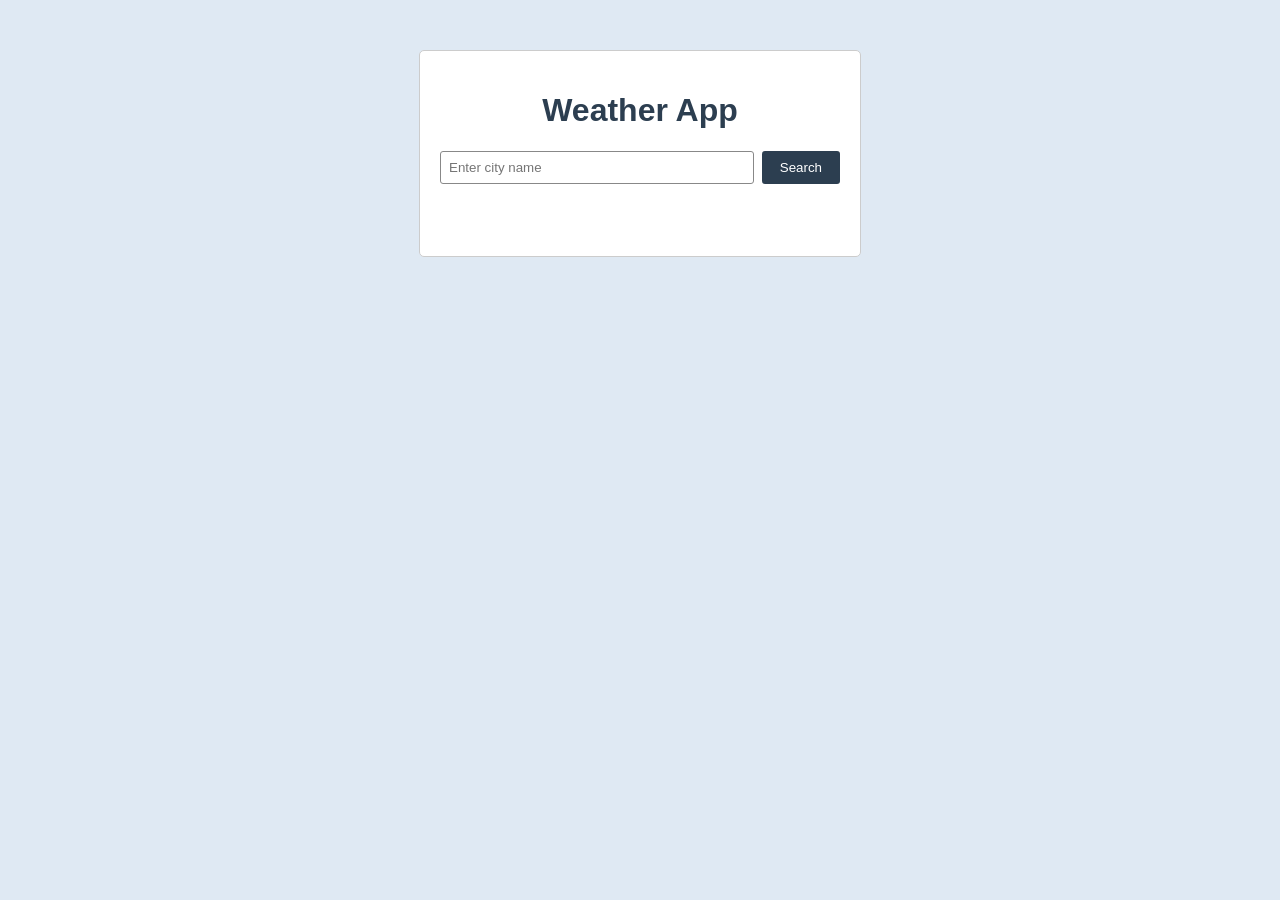
<file: Downloads/exp5-weather-app/exp5-weather-app/index.html>
<!DOCTYPE html>
<html lang="en">
<head>
  <meta charset="UTF-8">
  <meta name="viewport" content="width=device-width, initial-scale=1.0">
  <title>Weather App</title>
  <link rel="stylesheet" href="style.css">
</head>
<body>
  <div class="container">
    <h1>Weather App</h1>

    <div class="search-area">
      <input type="text" id="cityInput" placeholder="Enter city name">
      <button id="searchBtn">Search</button>
    </div>

    <p id="message"></p>

    <div id="weatherBox" class="hidden">
      <h2 id="cityName"></h2>
      <p id="description"></p>
      <p id="temperature"></p>
      <div class="details">
        <p>Feels like: <span id="feelsLike"></span></p>
        <p>Humidity: <span id="humidity"></span></p>
        <p>Wind speed: <span id="wind"></span></p>
      </div>
    </div>
  </div>

  <script src="script.js"></script>
</body>
</html>
</file>
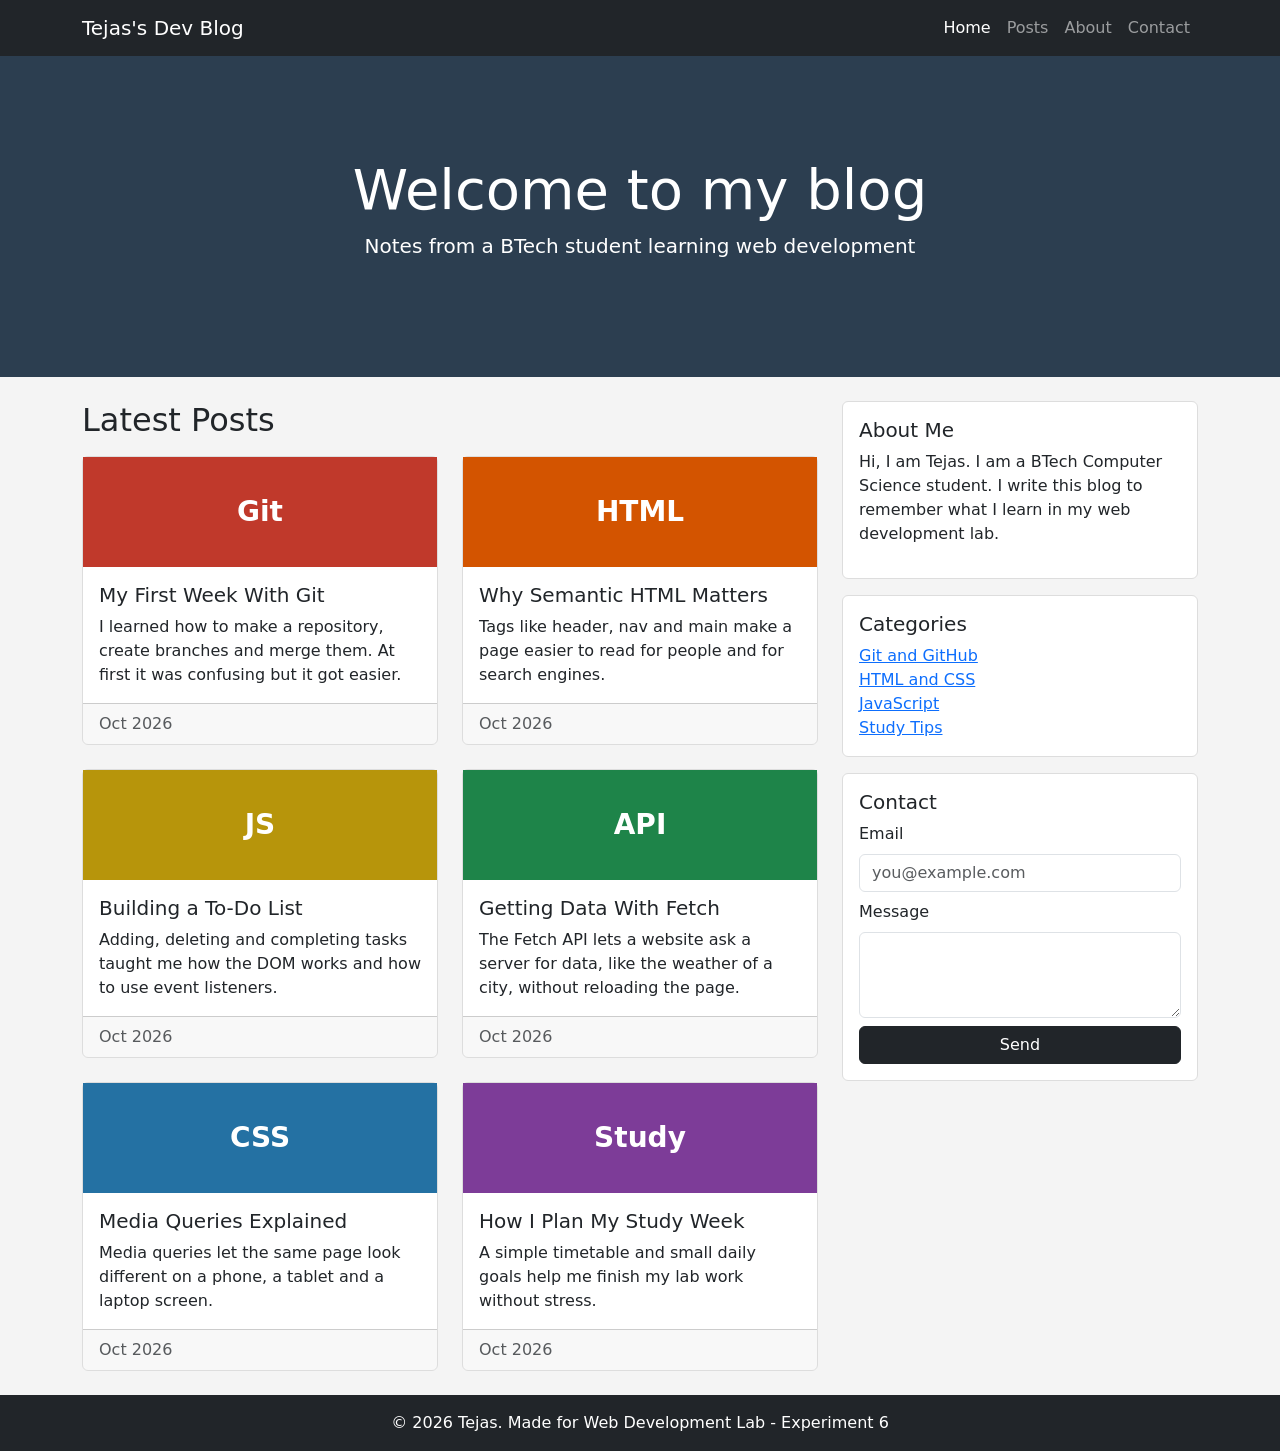
<file: Downloads/exp6-blog-bootstrap-updated/exp6-blog-bootstrap/index.html>
<!DOCTYPE html>
<html lang="en">
<head>
  <meta charset="UTF-8">
  <meta name="viewport" content="width=device-width, initial-scale=1.0">
  <title>Tejas's Dev Blog</title>

  <!-- Bootstrap CSS -->
  <link href="https://cdn.jsdelivr.net/npm/bootstrap@5.3.3/dist/css/bootstrap.min.css" rel="stylesheet">
  <!-- My own CSS (media queries are in this file) -->
  <link rel="stylesheet" href="style.css">
</head>
<body>

  <!-- Navigation bar (collapses into a menu button on small screens) -->
  <nav class="navbar navbar-expand-md navbar-dark bg-dark">
    <div class="container">
      <a class="navbar-brand" href="#">Tejas's Dev Blog</a>
      <button class="navbar-toggler" type="button" data-bs-toggle="collapse"
              data-bs-target="#menu" aria-controls="menu" aria-expanded="false" aria-label="Toggle navigation">
        <span class="navbar-toggler-icon"></span>
      </button>
      <div class="collapse navbar-collapse" id="menu">
        <ul class="navbar-nav ms-auto">
          <li class="nav-item"><a class="nav-link active" href="#">Home</a></li>
          <li class="nav-item"><a class="nav-link" href="#posts">Posts</a></li>
          <li class="nav-item"><a class="nav-link" href="#about">About</a></li>
          <li class="nav-item"><a class="nav-link" href="#contact">Contact</a></li>
        </ul>
      </div>
    </div>
  </nav>

  <!-- Header -->
  <header class="blog-header text-center text-white">
    <div class="container">
      <h1>Welcome to my blog</h1>
      <p class="lead">Notes from a BTech student learning web development</p>
    </div>
  </header>

  <main class="container my-4">
    <div class="row">

      <!-- Blog posts: 1 column on phones, 2 columns on tablets and bigger -->
      <div class="col-lg-8" id="posts">
        <h2 class="mb-3">Latest Posts</h2>
        <div class="row row-cols-1 row-cols-md-2 g-4">

          <div class="col">
            <div class="card h-100">
              <div class="post-banner banner-1">Git</div>
              <div class="card-body">
                <h3 class="card-title h5">My First Week With Git</h3>
                <p class="card-text">I learned how to make a repository, create branches and merge them. At first it was confusing but it got easier.</p>
              </div>
              <div class="card-footer text-muted">Oct 2026</div>
            </div>
          </div>

          <div class="col">
            <div class="card h-100">
              <div class="post-banner banner-2">HTML</div>
              <div class="card-body">
                <h3 class="card-title h5">Why Semantic HTML Matters</h3>
                <p class="card-text">Tags like header, nav and main make a page easier to read for people and for search engines.</p>
              </div>
              <div class="card-footer text-muted">Oct 2026</div>
            </div>
          </div>

          <div class="col">
            <div class="card h-100">
              <div class="post-banner banner-3">JS</div>
              <div class="card-body">
                <h3 class="card-title h5">Building a To-Do List</h3>
                <p class="card-text">Adding, deleting and completing tasks taught me how the DOM works and how to use event listeners.</p>
              </div>
              <div class="card-footer text-muted">Oct 2026</div>
            </div>
          </div>

          <div class="col">
            <div class="card h-100">
              <div class="post-banner banner-4">API</div>
              <div class="card-body">
                <h3 class="card-title h5">Getting Data With Fetch</h3>
                <p class="card-text">The Fetch API lets a website ask a server for data, like the weather of a city, without reloading the page.</p>
              </div>
              <div class="card-footer text-muted">Oct 2026</div>
            </div>
          </div>

          <div class="col">
            <div class="card h-100">
              <div class="post-banner banner-5">CSS</div>
              <div class="card-body">
                <h3 class="card-title h5">Media Queries Explained</h3>
                <p class="card-text">Media queries let the same page look different on a phone, a tablet and a laptop screen.</p>
              </div>
              <div class="card-footer text-muted">Oct 2026</div>
            </div>
          </div>

          <div class="col">
            <div class="card h-100">
              <div class="post-banner banner-6">Study</div>
              <div class="card-body">
                <h3 class="card-title h5">How I Plan My Study Week</h3>
                <p class="card-text">A simple timetable and small daily goals help me finish my lab work without stress.</p>
              </div>
              <div class="card-footer text-muted">Oct 2026</div>
            </div>
          </div>

        </div>
      </div>

      <!-- Sidebar: goes below the posts on small screens -->
      <aside class="col-lg-4 mt-4 mt-lg-0" id="about">
        <div class="card mb-3">
          <div class="card-body">
            <h2 class="h5">About Me</h2>
            <p>Hi, I am Tejas. I am a BTech Computer Science student. I write this blog to remember what I learn in my web development lab.</p>
          </div>
        </div>

        <div class="card mb-3">
          <div class="card-body">
            <h2 class="h5">Categories</h2>
            <ul class="list-unstyled mb-0">
              <li><a href="#">Git and GitHub</a></li>
              <li><a href="#">HTML and CSS</a></li>
              <li><a href="#">JavaScript</a></li>
              <li><a href="#">Study Tips</a></li>
            </ul>
          </div>
        </div>

        <div class="card mb-3" id="contact">
          <div class="card-body">
            <h2 class="h5">Contact</h2>
            <form action="#" method="post">
              <div class="mb-2">
                <label for="email" class="form-label">Email</label>
                <input type="email" class="form-control" id="email" placeholder="you@example.com">
              </div>
              <div class="mb-2">
                <label for="msg" class="form-label">Message</label>
                <textarea class="form-control" id="msg" rows="3"></textarea>
              </div>
              <button type="submit" class="btn btn-dark w-100">Send</button>
            </form>
          </div>
        </div>
      </aside>

    </div>
  </main>

  <footer class="bg-dark text-white text-center py-3">
    <p class="mb-0">&copy; 2026 Tejas. Made for Web Development Lab - Experiment 6</p>
  </footer>

  <!-- Bootstrap JS (needed for the menu button) -->
  <script src="https://cdn.jsdelivr.net/npm/bootstrap@5.3.3/dist/js/bootstrap.bundle.min.js"></script>
</body>
</html>
</file>
<file: Downloads/exp5-weather-app/exp5-weather-app/style.css>
body {
  font-family: Arial, sans-serif;
  background-color: #dfe9f3;
  margin: 0;
  padding: 20px;
}

.container {
  max-width: 400px;
  margin: 30px auto;
  background-color: white;
  padding: 20px;
  border-radius: 5px;
  border: 1px solid #ccc;
  text-align: center;
}

h1 {
  color: #2c3e50;
}

.search-area {
  display: flex;
  gap: 8px;
}

#cityInput {
  flex: 1;
  padding: 8px;
  border: 1px solid #888;
  border-radius: 3px;
}

#searchBtn {
  background-color: #2c3e50;
  color: white;
  border: none;
  padding: 8px 18px;
  border-radius: 3px;
  cursor: pointer;
}

#searchBtn:hover {
  background-color: #1a252f;
}

#message {
  min-height: 20px;
  color: #555;
}

#message.error {
  color: red;
}

#weatherBox {
  margin-top: 10px;
  border-top: 1px solid #ddd;
  padding-top: 10px;
}

#temperature {
  font-size: 40px;
  font-weight: bold;
  margin: 5px 0;
}

#description {
  font-size: 18px;
  color: #555;
}

.details {
  text-align: left;
  background-color: #f4f4f4;
  padding: 5px 15px;
  border-radius: 5px;
}

.hidden {
  display: none;
}
</file>
<file: Downloads/exp6-blog-bootstrap-updated/exp6-blog-bootstrap/style.css>
/* My own styles on top of Bootstrap */

body {
  background-color: #f4f4f4;
}

.blog-header {
  background-color: #2c3e50;
  padding: 70px 0;
}

.blog-header h1 {
  font-size: 48px;
}

/* coloured banner on top of each post card */
.post-banner {
  height: 110px;
  color: white;
  font-size: 28px;
  font-weight: bold;
  display: flex;
  align-items: center;
  justify-content: center;
}

.banner-1 { background-color: #c0392b; }
.banner-2 { background-color: #d35400; }
.banner-3 { background-color: #b7950b; }
.banner-4 { background-color: #1e8449; }
.banner-5 { background-color: #2471a3; }
.banner-6 { background-color: #7d3c98; }

.card {
  border: 1px solid #ddd;
}

.card:hover {
  box-shadow: 0 3px 8px rgba(0, 0, 0, 0.2);
}

/* ---------- MEDIA QUERIES ---------- */

/* tablets and smaller (768px and below) */
@media (max-width: 768px) {
  .blog-header {
    padding: 45px 0;
  }

  .blog-header h1 {
    font-size: 34px;
  }

  .post-banner {
    height: 90px;
    font-size: 24px;
  }
}

/* phones (576px and below) */
@media (max-width: 576px) {
  .blog-header h1 {
    font-size: 26px;
  }

  .blog-header .lead {
    font-size: 16px;
  }

  .post-banner {
    height: 70px;
    font-size: 20px;
  }

  main h2 {
    text-align: center;
  }
}

/* large screens (1200px and above) */
@media (min-width: 1200px) {
  .blog-header {
    padding: 100px 0;
  }

  .blog-header h1 {
    font-size: 56px;
  }
}
</file>
